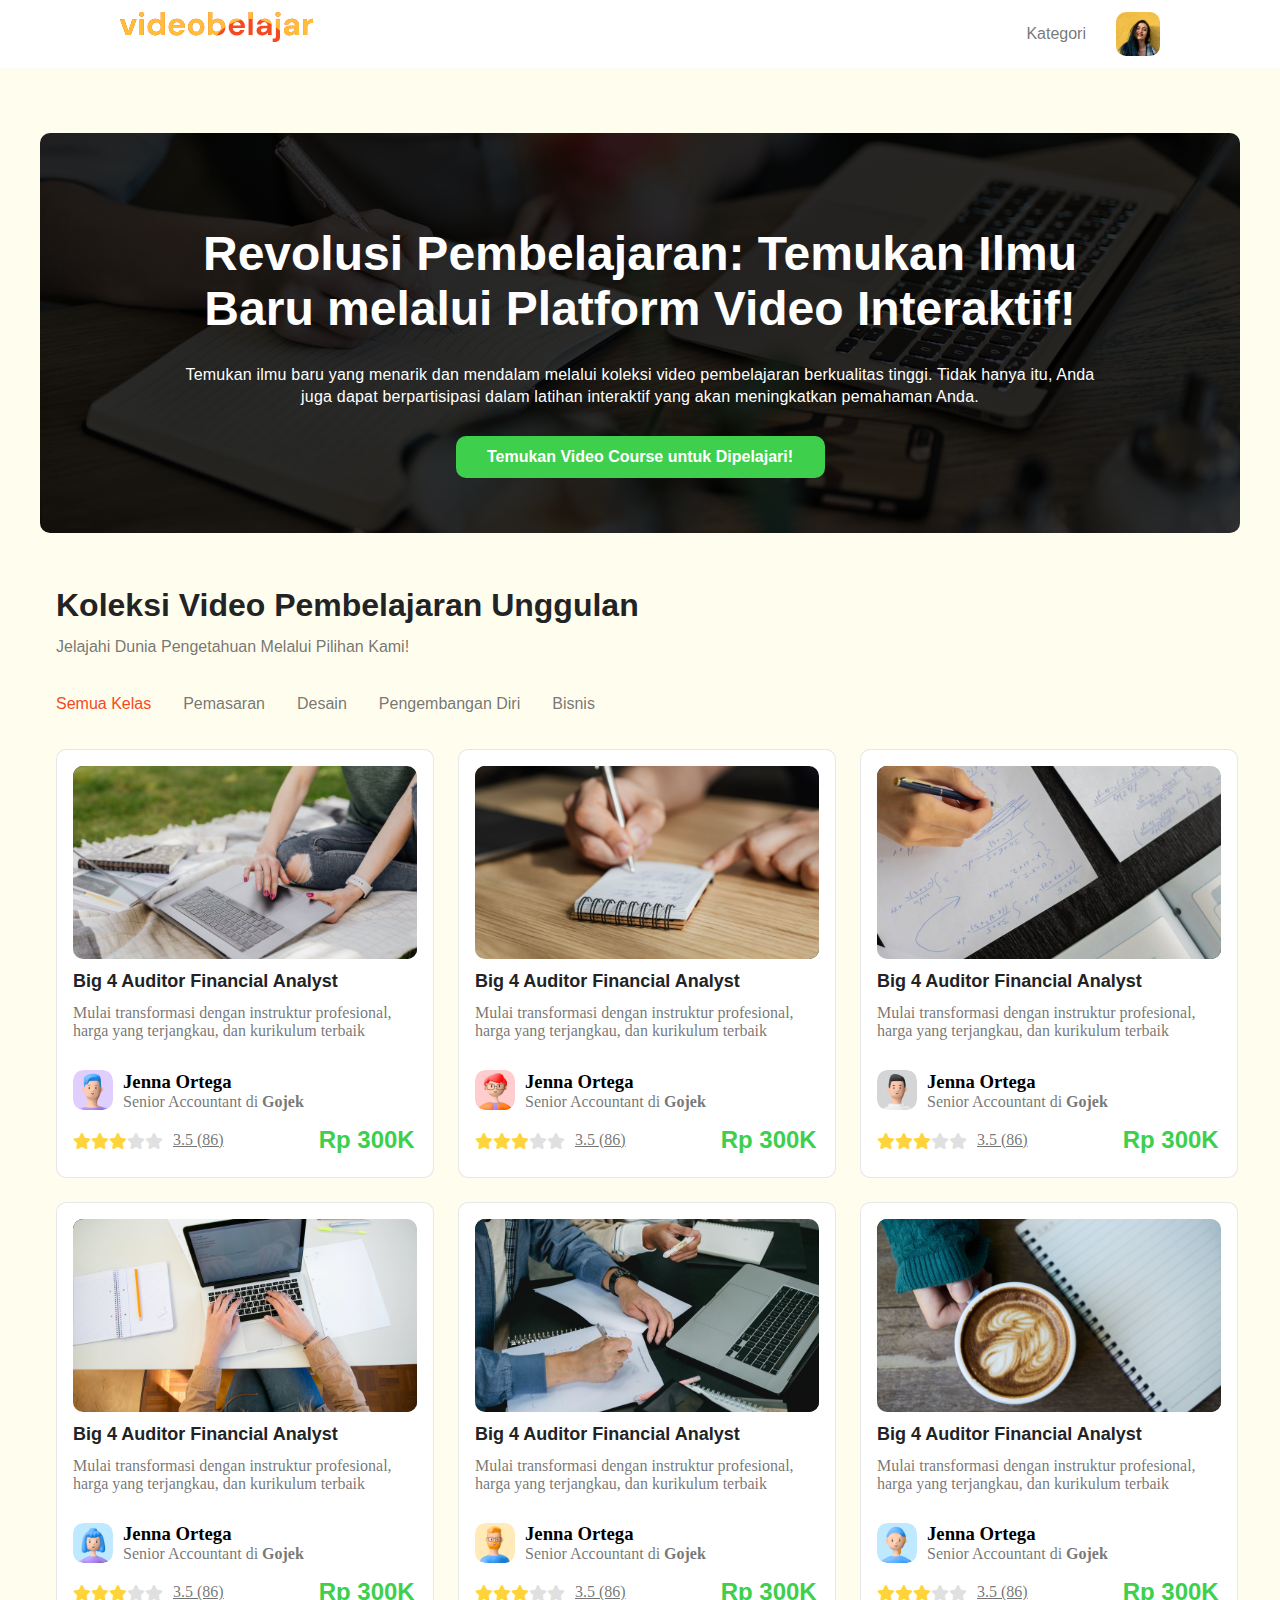
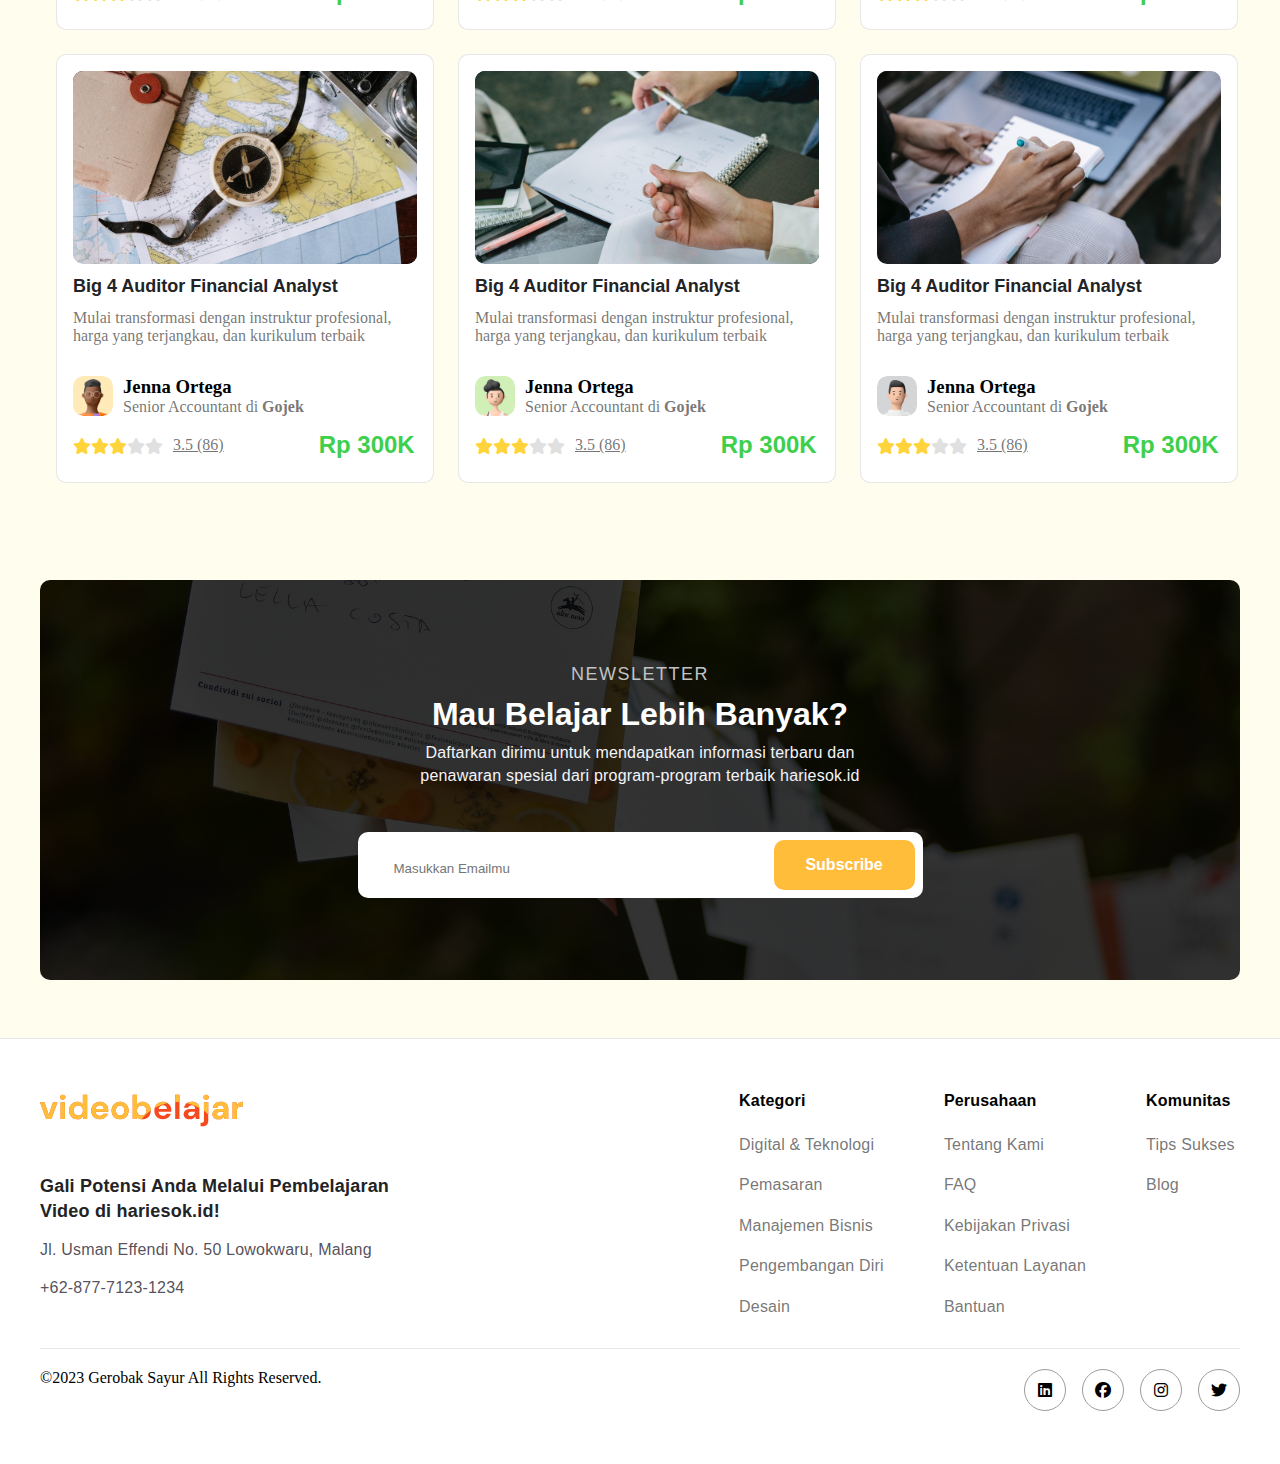
<file: Beranda/index.html>
<!DOCTYPE html>
<html lang="en">
<head>
    <meta charset="UTF-8">
    <meta name="viewport" content="width=device-width, initial-scale=1.0">
    <link rel="stylesheet" href="https://cdnjs.cloudflare.com/ajax/libs/font-awesome/6.7.2/css/all.min.css">
    <title>Beranda</title>
    <link rel="stylesheet" href="style.css">
</head>
<body>
        <!-- Header -->
        <header>
            <div class="Logo">
            <img src="/source/logo/Logo VideoBelajar.svg" alt="">
            </div>
            <div class="profile">
            <span class="kategori">Kategori</span>
            <img src="/source/logo/Avatar.svg" alt="">
        </div>
        </header>

        <!--announcement Pembuka-->
    <div class="announcementpembuka">
        <div class="pembukacontent">
        <h1>Revolusi Pembelajaran: Temukan Ilmu Baru melalui Platform Video Interaktif!</h1>
        <p>Temukan ilmu baru yang menarik dan mendalam melalui koleksi video pembelajaran berkualitas tinggi. Tidak hanya itu, Anda juga dapat berpartisipasi dalam latihan interaktif yang akan meningkatkan pemahaman Anda.</p>
        <button type="menu" class="button menu">Temukan Video Course untuk Dipelajari!</button>
    </div>
    </div>

    <!--Menu Video-->
        <section class="menu">
        <div class="judulmenu">
        <h1>Koleksi Video Pembelajaran Unggulan</h1>
        <p>Jelajahi Dunia Pengetahuan Melalui Pilihan Kami!</p>
        </div>
        <nav class="navbox">
            <a href="#" class="semuakelas">Semua Kelas</a>
            <a href="#" class="tabs">Pemasaran</a>
            <a href="#" class="tabs">Desain</a>
            <a href="#" class="tabs">Pengembangan Diri</a>
            <a href="#" class="tabs">Bisnis</a>
        </nav>
        <!--Card-->
        <div class="coursegrid">
        <div class="card">
            <div class="cardcontent">
            <img src="/source/logo/foto1.svg" alt="">
            <h1>Big 4 Auditor Financial Analyst</h1>
            <p>Mulai transformasi dengan instruktur profesional, harga yang terjangkau, dan  kurikulum terbaik</p>
            <div class="jennaortega">
            <img src="/source/logo/Avatarjennaortega1.svg" alt="">
            <div class="accountprofile">
                <h3>Jenna Ortega</h3>
                <p>Senior Accountant di <b>Gojek</b></p>
            </div>
            </div>
            <div class="rating">
                <i class="fa-solid fa-star" style="color: #FFD43B;"></i>
                <i class="fa-solid fa-star" style="color: #FFD43B;"></i>
                <i class="fa-solid fa-star" style="color: #FFD43B;"></i>
                <i class="fa-solid fa-star" style="color: #e0e0e0;"></i>
                <i class="fa-solid fa-star" style="color: #e0e0e0;"></i>
            <div class="cardfooter">
                <p>3.5 (86)</p>
                <div class="pricetag">
                <h5>Rp 300K</h5>
                </div>
                </div>
            </div>
            </div>
        </div>

        <div class="card">
            <div class="cardcontent">
                <img src="/source/logo/foto2.svg" alt="">
                <h1>Big 4 Auditor Financial Analyst</h1>
                <p>Mulai transformasi dengan instruktur profesional, harga yang terjangkau, dan  kurikulum terbaik</p>
                <div class="jennaortega">
                <img src="/source/logo/Avatarjennaortega2.svg" alt="">
                <div class="accountprofile">
                <h3>Jenna Ortega</h3>
                <p>Senior Accountant di <b>Gojek</b></p>
                </div>
                </div>
                <div class="rating">
                <i class="fa-solid fa-star" style="color: #FFD43B;"></i>
                <i class="fa-solid fa-star" style="color: #FFD43B;"></i>
                <i class="fa-solid fa-star" style="color: #FFD43B;"></i>
                <i class="fa-solid fa-star" style="color: #e0e0e0;"></i>
                <i class="fa-solid fa-star" style="color: #e0e0e0;"></i>
                
                <div class="cardfooter">
                <p>3.5 (86)</p>
                <div class="pricetag">
                <h5>Rp 300K</h5>
                </div>
                </div>
            </div>
            </div>  
        </div>
        <div class="card">
            <div class="cardcontent">
            <img src="/source/logo/foto3.svg" alt="">
                <h1>Big 4 Auditor Financial Analyst</h1>
                <p>Mulai transformasi dengan instruktur profesional, harga yang terjangkau, dan  kurikulum terbaik</p>
                <div class="jennaortega">
            <img src="/source/logo/Avatarjennaortega3.svg" alt="">
            <div class="accountprofile">
                <h3>Jenna Ortega</h3>
                <p>Senior Accountant di <b>Gojek</b></p>
                </div>
                </div>
                <div class="rating">
                <i class="fa-solid fa-star" style="color: #FFD43B;"></i>
                <i class="fa-solid fa-star" style="color: #FFD43B;"></i>
                <i class="fa-solid fa-star" style="color: #FFD43B;"></i>
                <i class="fa-solid fa-star" style="color: #e0e0e0;"></i>
                <i class="fa-solid fa-star" style="color: #e0e0e0;"></i>
                <div class="cardfooter">
                <p>3.5 (86)</p>
                <div class="pricetag">
                <h5>Rp 300K</h5>
                </div>
                </div>
            </div>
            </div>
        </div>
        <div class="card">
            <div class="cardcontent">
            <img src="/source/logo/foto4.svg" alt="">
                <h1>Big 4 Auditor Financial Analyst</h1>
                <p>Mulai transformasi dengan instruktur profesional, harga yang terjangkau, dan  kurikulum terbaik</p>
                <div class="jennaortega">
            <img src="/source/logo/Avatarjennaortega4.svg" alt="">
            <div class="accountprofile">
                <h3>Jenna Ortega</h3>
                <p>Senior Accountant di <b>Gojek</b></p>
                </div>
                </div>
                <div class="rating">
                <i class="fa-solid fa-star" style="color: #FFD43B;"></i>
                <i class="fa-solid fa-star" style="color: #FFD43B;"></i>
                <i class="fa-solid fa-star" style="color: #FFD43B;"></i>
                <i class="fa-solid fa-star" style="color: #e0e0e0;"></i>
                <i class="fa-solid fa-star" style="color: #e0e0e0;"></i>
                <div class="cardfooter">
                <p>3.5 (86)</p>
                <div class="pricetag">
                <h5>Rp 300K</h5>
                </div>  
                </div>  
            </div>
            </div>
        </div>

        <div class="card">
            <div class="cardcontent">
            <img src="/source/logo/foto5.svg" alt="">
            <h1>Big 4 Auditor Financial Analyst</h1>
                <p>Mulai transformasi dengan instruktur profesional, harga yang terjangkau, dan  kurikulum terbaik</p>
                <div class="jennaortega">
            <img src="/source/logo/Avatarjennaortega5.svg" alt="">
            <div class="accountprofile">
                <h3>Jenna Ortega</h3>
                <p>Senior Accountant di <b>Gojek</b></p>
                </div>
                </div>
                <div class="rating">
                <i class="fa-solid fa-star" style="color: #FFD43B;"></i>
                <i class="fa-solid fa-star" style="color: #FFD43B;"></i>
                <i class="fa-solid fa-star" style="color: #FFD43B;"></i>
                <i class="fa-solid fa-star" style="color: #e0e0e0;"></i>
                <i class="fa-solid fa-star" style="color: #e0e0e0;"></i>
                <div class="cardfooter">
                <p>3.5 (86)</p>
                <div class="pricetag">
                <h5>Rp 300K</h5>
                </div>
                </div>  
            </div>
            </div>
        </div>
        <div class="card">
            <div class="cardcontent">
            <img src="/source/logo/foto6.svg" alt="">
            <h1>Big 4 Auditor Financial Analyst</h1>
                <p>Mulai transformasi dengan instruktur profesional, harga yang terjangkau, dan  kurikulum terbaik</p>
                <div class="jennaortega">
                <img src="/source/logo/Avatarjennaortega6.svg" alt="">
                <div class="accountprofile">
                <h3>Jenna Ortega</h3>
                <p>Senior Accountant di <b>Gojek</b></p>
                </div>
                </div>
                <div class="rating">
                <i class="fa-solid fa-star" style="color: #FFD43B;"></i>
                <i class="fa-solid fa-star" style="color: #FFD43B;"></i>
                <i class="fa-solid fa-star" style="color: #FFD43B;"></i>
                <i class="fa-solid fa-star" style="color: #e0e0e0;"></i>
                <i class="fa-solid fa-star" style="color: #e0e0e0;"></i>
                <div class="cardfooter">
                <p>3.5 (86)</p>
                <div class="pricetag">
                <h5>Rp 300K</h5>
                </div>
                </div>
            </div>
            </div>
        </div>

        <div class="card">
            <div class="cardcontent">
            <img src="/source/logo/foto7.svg" alt="">
            <h1>Big 4 Auditor Financial Analyst</h1>
                <p>Mulai transformasi dengan instruktur profesional, harga yang terjangkau, dan  kurikulum terbaik</p>
                <div class="jennaortega">
            <img src="/source/logo/Avatarjennaortega7.svg" alt="">
            <div class="accountprofile">
                <h3>Jenna Ortega</h3>
                <p>Senior Accountant di <b>Gojek</b></p>
                </div>
                </div>
                <div class="rating">
                <i class="fa-solid fa-star" style="color: #FFD43B;"></i>
                <i class="fa-solid fa-star" style="color: #FFD43B;"></i>
                <i class="fa-solid fa-star" style="color: #FFD43B;"></i>
                <i class="fa-solid fa-star" style="color: #e0e0e0;"></i>
                <i class="fa-solid fa-star" style="color: #e0e0e0;"></i>
                <div class="cardfooter">
                <p>3.5 (86)</p>
                <div class="pricetag">
                <h5>Rp 300K</h5>
                </div>
                </div>  
            </div>
            </div>
        </div>

        <div class="card">
            <div class="cardcontent">
            <img src="/source/logo/foto8.svg" alt="">
            <h1>Big 4 Auditor Financial Analyst</h1>
                <p>Mulai transformasi dengan instruktur profesional, harga yang terjangkau, dan  kurikulum terbaik</p>
                <div class="jennaortega">
            <img src="/source/logo/Avatarjennaortega8.svg" alt="">
            <div class="accountprofile">
                <h3>Jenna Ortega</h3>
                <p>Senior Accountant di <b>Gojek</b></p>
                </div>
                </div>
                <div class="rating">
                <i class="fa-solid fa-star" style="color: #FFD43B;"></i>
                <i class="fa-solid fa-star" style="color: #FFD43B;"></i>
                <i class="fa-solid fa-star" style="color: #FFD43B;"></i>
                <i class="fa-solid fa-star" style="color: #e0e0e0;"></i>
                <i class="fa-solid fa-star" style="color: #e0e0e0;"></i>
                <div class="cardfooter">
                <p>3.5 (86)</p>
                <div class="pricetag">
                <h5>Rp 300K</h5>
                </div>
                </div>
                </div>
            </div>
        </div>

        <div class="card">
            <div class="cardcontent">
            <img src="/source/logo/foto9.svg" alt="">
            <h1>Big 4 Auditor Financial Analyst</h1>
                <p>Mulai transformasi dengan instruktur profesional, harga yang terjangkau, dan  kurikulum terbaik</p>
                <div class="jennaortega">
            <img src="/source/logo/Avatarjennaortega9.svg" alt="">
            <div class="accountprofile">
                <h3>Jenna Ortega</h3>
                <p>Senior Accountant di <b>Gojek</b></p>
                </div>  
                </div>
                <div class="rating">
                <i class="fa-solid fa-star" style="color: #FFD43B;"></i>
                <i class="fa-solid fa-star" style="color: #FFD43B;"></i>
                <i class="fa-solid fa-star" style="color: #FFD43B;"></i>
                <i class="fa-solid fa-star" style="color: #e0e0e0;"></i>
                <i class="fa-solid fa-star" style="color: #e0e0e0;"></i>
                <div class="cardfooter">
                <p>3.5 (86)</p>
                <div class="pricetag">
                <h5>Rp 300K</h5>
                </div>
                </div>
            </div>
            </div>
        </div>
    </div>
    </section>
    <!--announcement Penutup-->
    <div class="announcementpenutup">
        <h4>NEWSLETTER</h4>
        <h1><b>Mau Belajar Lebih Banyak?</b></h1>
        <p>Daftarkan dirimu untuk mendapatkan informasi terbaru dan</p>
        <span> penawaran spesial dari program-program terbaik hariesok.id</span>
        <div class="buttoninsider">
        <input type="subsrcibeform" id="subsrcibeform" name="subsrcibeform" placeholder="Masukkan Emailmu">
        <button type="submit" class="subsrcibeform">Subscribe</button>
    </div>
    </div><br>

    <!--Footer-->
    <footer>
        <div class="footer-container">
            <!-- Logo dan informasi -->
            <div class="footer-section">
                <img src="/source/logo/Logo VideoBelajar.svg" alt="">
                <p>Gali Potensi Anda Melalui Pembelajaran</p>
                <span>Video di hariesok.id!</span>
                <h4>Jl. Usman Effendi No. 50 Lowokwaru, Malang</h4>
                <h4>+62-877-7123-1234</h4>
            </div>

            <!-- Kategori -->
            <div class="footer-coloumn1">
                <h4>Kategori</h4>
                <a href="#">Digital & Teknologi</a><br>
                <a href="#">Pemasaran</a><br>
                <a href="#">Manajemen Bisnis</a><br>
                <a href="#">Pengembangan Diri</a><br>
                <a href="#">Desain</a>
            </div>

            <!-- Perusahaan -->
            <div class="footer-coloumn2">
                <h4>Perusahaan</h4>
                <a href="#">Tentang Kami</a><br>
                <a href="#">FAQ</a><br>
                <a href="#">Kebijakan Privasi</a><br>
                <a href="#">Ketentuan Layanan</a><br>
                <a href="#">Bantuan</a>
            </div>

            <!-- Komunitas -->
            <div class="footer-coloumn3">
                <h4>Komunitas</h4>
                <a href="#">Tips Sukses</a><br>
                <a href="#">Blog</a>

                </div>
            </div>
        </div>
        <div class="garisbawah"></div>
        <div class="footer-bottom">
            &copy;2023 Gerobak Sayur All Rights Reserved.
            <div class="social-icons">
                <a href="#"><i class="fab fa-linkedin"></i></a>
                <a href="#"><i class="fab fa-facebook"></i></a>
                <a href="#"><i class="fab fa-instagram"></i></a>
                <a href="#"><i class="fab fa-twitter"></i></a>
        </div>
    </footer>
</body>
</html>
</file>
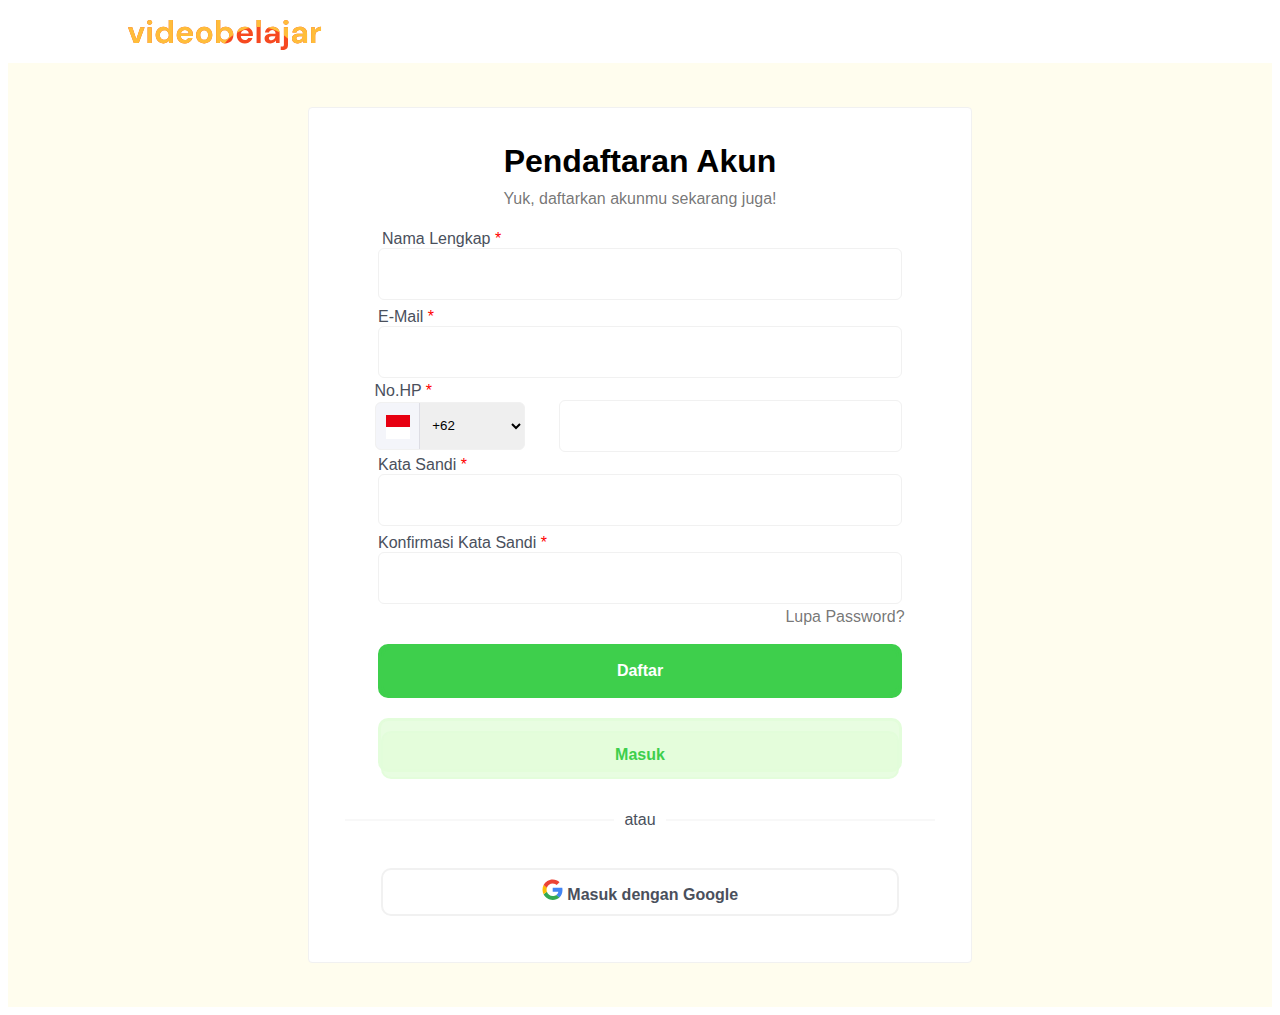
<file: form signup/index.html>
<!DOCTYPE html>
<html lang="en">
<head>
    <meta charset="UTF-8">
    <meta name="viewport" content="width=device-width, initial-scale=1.0">
    <title>Pendaftaran Akun</title>
    <link rel="stylesheet" href="style.css">
</head>
<body>
    <!-- Header -->
    <header>
        <div class="logo">
            <svg width="194" height="31" viewBox="0 0 194 31" fill="none" xmlns="http://www.w3.org/2000/svg">
                <path d="M5.824 23.04L0 7.168H4.288L8.32 19.168L12.352 7.168H16.64L10.784 23.04H5.824Z" fill="#F64920"/>
                <path d="M21.6315 4.704C20.8848 4.704 20.2662 4.48 19.7755 4.032C19.3062 3.584 19.0715 3.01867 19.0715 2.336C19.0715 1.65333 19.3062 1.09867 19.7755 0.671999C20.2662 0.224 20.8848 0 21.6315 0C22.3782 0 22.9862 0.224 23.4555 0.671999C23.9462 1.09867 24.1915 1.65333 24.1915 2.336C24.1915 3.01867 23.9462 3.584 23.4555 4.032C22.9862 4.48 22.3782 4.704 21.6315 4.704ZM19.5835 23.04V7.168H23.6795V23.04H19.5835Z" fill="#F64920"/>
                <path d="M35.4507 23.424C33.9574 23.424 32.6241 23.0613 31.4508 22.336C30.2774 21.6107 29.3494 20.6187 28.6667 19.36C27.9841 18.1013 27.6427 16.672 27.6427 15.072C27.6427 13.472 27.9841 12.0533 28.6667 10.816C29.3494 9.55733 30.2774 8.576 31.4508 7.872C32.6241 7.14667 33.9574 6.784 35.4507 6.784C36.6454 6.784 37.6908 7.008 38.5868 7.456C39.4827 7.904 40.2081 8.53333 40.7627 9.344V0H44.8587V23.04H41.2108L40.7627 20.768C40.2507 21.472 39.5681 22.0907 38.7147 22.624C37.8827 23.1573 36.7947 23.424 35.4507 23.424ZM36.3148 19.84C37.6374 19.84 38.7147 19.4027 39.5467 18.528C40.4001 17.632 40.8268 16.4907 40.8268 15.104C40.8268 13.7173 40.4001 12.5867 39.5467 11.712C38.7147 10.816 37.6374 10.368 36.3148 10.368C35.0134 10.368 33.9361 10.8053 33.0827 11.68C32.2294 12.5547 31.8027 13.6853 31.8027 15.072C31.8027 16.4587 32.2294 17.6 33.0827 18.496C33.9361 19.392 35.0134 19.84 36.3148 19.84Z" fill="#F64920"/>
                <path d="M56.9417 23.424C55.3418 23.424 53.9231 23.0827 52.6857 22.4C51.4484 21.7173 50.4777 20.7573 49.7738 19.52C49.0698 18.2827 48.7177 16.8533 48.7177 15.232C48.7177 13.5893 49.0591 12.128 49.7417 10.848C50.4457 9.568 51.4058 8.576 52.6217 7.872C53.8591 7.14667 55.3097 6.784 56.9737 6.784C58.5311 6.784 59.9071 7.12533 61.1017 7.808C62.2964 8.49067 63.2244 9.42933 63.8857 10.624C64.5684 11.7973 64.9098 13.1093 64.9098 14.56C64.9098 14.7947 64.8991 15.04 64.8777 15.296C64.8777 15.552 64.8671 15.8187 64.8457 16.096H52.7817C52.8671 17.3333 53.2937 18.304 54.0617 19.008C54.8511 19.712 55.8004 20.064 56.9097 20.064C57.7417 20.064 58.4351 19.8827 58.9897 19.52C59.5658 19.136 59.9924 18.6453 60.2697 18.048H64.4297C64.1311 19.0507 63.6297 19.968 62.9258 20.8C62.2431 21.6107 61.3897 22.2507 60.3657 22.72C59.3631 23.1893 58.2217 23.424 56.9417 23.424ZM56.9737 10.112C55.9711 10.112 55.0858 10.4 54.3177 10.976C53.5497 11.5307 53.0591 12.384 52.8457 13.536H60.7497C60.6857 12.4907 60.3017 11.6587 59.5977 11.04C58.8937 10.4213 58.0191 10.112 56.9737 10.112Z" fill="#F64920"/>
                <path d="M76.1708 23.424C74.6348 23.424 73.2481 23.072 72.0107 22.368C70.7947 21.664 69.8241 20.6933 69.0988 19.456C68.3948 18.1973 68.0428 16.7467 68.0428 15.104C68.0428 13.4613 68.4054 12.0213 69.1308 10.784C69.8561 9.52533 70.8268 8.544 72.0428 7.84C73.2801 7.136 74.6667 6.784 76.2028 6.784C77.7174 6.784 79.0827 7.136 80.2988 7.84C81.5361 8.544 82.5068 9.52533 83.2108 10.784C83.9361 12.0213 84.2988 13.4613 84.2988 15.104C84.2988 16.7467 83.9361 18.1973 83.2108 19.456C82.5068 20.6933 81.5361 21.664 80.2988 22.368C79.0614 23.072 77.6854 23.424 76.1708 23.424ZM76.1708 19.872C77.2374 19.872 78.1654 19.4773 78.9548 18.688C79.7441 17.8773 80.1388 16.6827 80.1388 15.104C80.1388 13.5253 79.7441 12.3413 78.9548 11.552C78.1654 10.7413 77.2481 10.336 76.2028 10.336C75.1148 10.336 74.1761 10.7413 73.3868 11.552C72.6188 12.3413 72.2348 13.5253 72.2348 15.104C72.2348 16.6827 72.6188 17.8773 73.3868 18.688C74.1761 19.4773 75.1041 19.872 76.1708 19.872Z" fill="#F64920"/>
                <path d="M97.569 23.424C96.3743 23.424 95.329 23.2 94.433 22.752C93.537 22.304 92.8117 21.6747 92.257 20.864L91.809 23.04H88.161V0H92.257V9.44C92.769 8.736 93.441 8.11733 94.273 7.584C95.1263 7.05067 96.225 6.784 97.569 6.784C99.0623 6.784 100.396 7.14667 101.569 7.872C102.742 8.59733 103.67 9.58933 104.353 10.848C105.036 12.1067 105.377 13.536 105.377 15.136C105.377 16.736 105.036 18.1653 104.353 19.424C103.67 20.6613 102.742 21.6427 101.569 22.368C100.396 23.072 99.0623 23.424 97.569 23.424ZM96.705 19.84C98.0063 19.84 99.0837 19.4027 99.937 18.528C100.79 17.6533 101.217 16.5227 101.217 15.136C101.217 13.7493 100.79 12.608 99.937 11.712C99.0837 10.816 98.0063 10.368 96.705 10.368C95.3823 10.368 94.2943 10.816 93.441 11.712C92.609 12.5867 92.193 13.7173 92.193 15.104C92.193 16.4907 92.609 17.632 93.441 18.528C94.2943 19.4027 95.3823 19.84 96.705 19.84Z" fill="#F64920"/>
                <path d="M116.948 23.424C115.348 23.424 113.929 23.0827 112.692 22.4C111.455 21.7173 110.484 20.7573 109.78 19.52C109.076 18.2827 108.724 16.8533 108.724 15.232C108.724 13.5893 109.065 12.128 109.748 10.848C110.452 9.568 111.412 8.576 112.628 7.872C113.865 7.14667 115.316 6.784 116.98 6.784C118.537 6.784 119.913 7.12533 121.108 7.808C122.303 8.49067 123.231 9.42933 123.892 10.624C124.575 11.7973 124.916 13.1093 124.916 14.56C124.916 14.7947 124.905 15.04 124.884 15.296C124.884 15.552 124.873 15.8187 124.852 16.096H112.788C112.873 17.3333 113.3 18.304 114.068 19.008C114.857 19.712 115.807 20.064 116.916 20.064C117.748 20.064 118.441 19.8827 118.996 19.52C119.572 19.136 119.999 18.6453 120.276 18.048H124.436C124.137 19.0507 123.636 19.968 122.932 20.8C122.249 21.6107 121.396 22.2507 120.372 22.72C119.369 23.1893 118.228 23.424 116.948 23.424ZM116.98 10.112C115.977 10.112 115.092 10.4 114.324 10.976C113.556 11.5307 113.065 12.384 112.852 13.536H120.756C120.692 12.4907 120.308 11.6587 119.604 11.04C118.9 10.4213 118.025 10.112 116.98 10.112Z" fill="#F64920"/>
                <path d="M128.561 23.04V0H132.657V23.04H128.561Z" fill="#F64920"/>
                <path d="M142.514 23.424C141.149 23.424 140.029 23.2107 139.154 22.784C138.28 22.336 137.629 21.7493 137.202 21.024C136.776 20.2987 136.562 19.4987 136.562 18.624C136.562 17.152 137.138 15.9573 138.29 15.04C139.442 14.1227 141.17 13.664 143.474 13.664H147.506V13.28C147.506 12.192 147.197 11.392 146.578 10.88C145.96 10.368 145.192 10.112 144.274 10.112C143.442 10.112 142.717 10.3147 142.098 10.72C141.48 11.104 141.096 11.68 140.946 12.448H136.946C137.053 11.296 137.437 10.2933 138.098 9.44C138.781 8.58667 139.656 7.936 140.722 7.488C141.789 7.01867 142.984 6.784 144.306 6.784C146.568 6.784 148.349 7.34933 149.65 8.48C150.952 9.61067 151.602 11.2107 151.602 13.28V23.04H148.114L147.73 20.48C147.261 21.3333 146.6 22.0373 145.746 22.592C144.914 23.1467 143.837 23.424 142.514 23.424ZM143.442 20.224C144.616 20.224 145.522 19.84 146.162 19.072C146.824 18.304 147.24 17.3547 147.41 16.224H143.922C142.834 16.224 142.056 16.4267 141.586 16.832C141.117 17.216 140.882 17.696 140.882 18.272C140.882 18.8907 141.117 19.3707 141.586 19.712C142.056 20.0533 142.674 20.224 143.442 20.224Z" fill="#F64920"/>
                <path d="M157.983 4.704C157.236 4.704 156.618 4.48 156.127 4.032C155.658 3.584 155.423 3.01867 155.423 2.336C155.423 1.65333 155.658 1.09867 156.127 0.671999C156.618 0.224 157.236 0 157.983 0C158.73 0 159.338 0.224 159.807 0.671999C160.298 1.09867 160.543 1.65333 160.543 2.336C160.543 3.01867 160.298 3.584 159.807 4.032C159.338 4.48 158.73 4.704 157.983 4.704ZM152.703 30.08V26.592H153.951C154.655 26.592 155.156 26.4533 155.455 26.176C155.754 25.8987 155.903 25.4293 155.903 24.768V7.168H159.999V24.768C159.999 26.688 159.508 28.0533 158.527 28.864C157.567 29.6747 156.255 30.08 154.591 30.08H152.703Z" fill="#F64920"/>
                <path d="M169.945 23.424C168.58 23.424 167.46 23.2107 166.585 22.784C165.711 22.336 165.06 21.7493 164.633 21.024C164.207 20.2987 163.993 19.4987 163.993 18.624C163.993 17.152 164.57 15.9573 165.721 15.04C166.873 14.1227 168.602 13.664 170.906 13.664H174.938V13.28C174.938 12.192 174.628 11.392 174.01 10.88C173.391 10.368 172.623 10.112 171.706 10.112C170.874 10.112 170.148 10.3147 169.529 10.72C168.911 11.104 168.527 11.68 168.378 12.448H164.378C164.484 11.296 164.868 10.2933 165.529 9.44C166.212 8.58667 167.087 7.936 168.154 7.488C169.22 7.01867 170.415 6.784 171.738 6.784C173.999 6.784 175.78 7.34933 177.081 8.48C178.383 9.61067 179.034 11.2107 179.034 13.28V23.04H175.546L175.161 20.48C174.692 21.3333 174.031 22.0373 173.178 22.592C172.346 23.1467 171.268 23.424 169.945 23.424ZM170.874 20.224C172.047 20.224 172.954 19.84 173.594 19.072C174.255 18.304 174.671 17.3547 174.842 16.224H171.354C170.266 16.224 169.487 16.4267 169.018 16.832C168.548 17.216 168.314 17.696 168.314 18.272C168.314 18.8907 168.548 19.3707 169.018 19.712C169.487 20.0533 170.105 20.224 170.874 20.224Z" fill="#F64920"/>
                <path d="M183.142 23.04V7.168H186.79L187.174 10.144C187.75 9.12 188.529 8.30933 189.51 7.712C190.513 7.09333 191.686 6.784 193.03 6.784V11.104H191.878C190.982 11.104 190.182 11.2427 189.478 11.52C188.774 11.7973 188.22 12.2773 187.814 12.96C187.43 13.6427 187.238 14.592 187.238 15.808V23.04H183.142Z" fill="#F64920"/>
                <path fill-rule="evenodd" clip-rule="evenodd" d="M19.7755 4.032C20.2662 4.48 20.8848 4.704 21.6315 4.704C22.3782 4.704 22.9862 4.48 23.4555 4.032C23.9462 3.584 24.1915 3.01867 24.1915 2.336C24.1915 1.65333 23.9462 1.09867 23.4555 0.671999C22.9862 0.224 22.3782 0 21.6315 0C20.8848 0 20.2662 0.224 19.7755 0.671999C19.3062 1.09867 19.0715 1.65333 19.0715 2.336C19.0715 3.01867 19.3062 3.584 19.7755 4.032ZM19.5835 7.168V23.04H23.6795V7.168H19.5835ZM0 7.168L5.824 23.04H10.784L16.64 7.168H12.352L8.32 19.168L4.288 7.168H0ZM35.4507 23.424C33.9574 23.424 32.6241 23.0613 31.4508 22.336C30.2774 21.6107 29.3494 20.6187 28.6667 19.36C27.9841 18.1013 27.6427 16.672 27.6427 15.072C27.6427 13.472 27.9841 12.0533 28.6667 10.816C29.3494 9.55733 30.2774 8.576 31.4508 7.872C32.6241 7.14667 33.9574 6.784 35.4507 6.784C36.6454 6.784 37.6908 7.008 38.5868 7.456C39.4827 7.904 40.2081 8.53333 40.7627 9.344V0H44.8587V23.04H41.2108L40.7627 20.768C40.2507 21.472 39.5681 22.0907 38.7147 22.624C37.8827 23.1573 36.7947 23.424 35.4507 23.424ZM36.3148 19.84C37.6374 19.84 38.7147 19.4027 39.5467 18.528C40.4001 17.632 40.8268 16.4907 40.8268 15.104C40.8268 13.7173 40.4001 12.5867 39.5467 11.712C38.7147 10.816 37.6374 10.368 36.3148 10.368C35.0134 10.368 33.9361 10.8053 33.0827 11.68C32.2294 12.5547 31.8027 13.6853 31.8027 15.072C31.8027 16.4587 32.2294 17.6 33.0827 18.496C33.9361 19.392 35.0134 19.84 36.3148 19.84ZM52.6857 22.4C53.9231 23.0827 55.3418 23.424 56.9417 23.424C58.2217 23.424 59.3631 23.1893 60.3657 22.72C61.3897 22.2507 62.2431 21.6107 62.9258 20.8C63.6297 19.968 64.1311 19.0507 64.4297 18.048H60.2697C59.9924 18.6453 59.5658 19.136 58.9897 19.52C58.4351 19.8827 57.7417 20.064 56.9097 20.064C55.8004 20.064 54.8511 19.712 54.0617 19.008C53.2937 18.304 52.8671 17.3333 52.7817 16.096H64.8457C64.8671 15.8187 64.8777 15.552 64.8777 15.296C64.8991 15.04 64.9098 14.7947 64.9098 14.56C64.9098 13.1093 64.5684 11.7973 63.8857 10.624C63.2244 9.42933 62.2964 8.49067 61.1017 7.808C59.9071 7.12533 58.5311 6.784 56.9737 6.784C55.3097 6.784 53.8591 7.14667 52.6217 7.872C51.4058 8.576 50.4457 9.568 49.7417 10.848C49.0591 12.128 48.7177 13.5893 48.7177 15.232C48.7177 16.8533 49.0698 18.2827 49.7738 19.52C50.4777 20.7573 51.4484 21.7173 52.6857 22.4ZM54.3177 10.976C55.0858 10.4 55.9711 10.112 56.9737 10.112C58.0191 10.112 58.8937 10.4213 59.5977 11.04C60.3017 11.6587 60.6857 12.4907 60.7497 13.536H52.8457C53.0591 12.384 53.5497 11.5307 54.3177 10.976ZM76.1708 23.424C74.6348 23.424 73.2481 23.072 72.0107 22.368C70.7947 21.664 69.8241 20.6933 69.0988 19.456C68.3948 18.1973 68.0428 16.7467 68.0428 15.104C68.0428 13.4613 68.4054 12.0213 69.1308 10.784C69.8561 9.52533 70.8268 8.544 72.0428 7.84C73.2801 7.136 74.6667 6.784 76.2028 6.784C77.7174 6.784 79.0827 7.136 80.2988 7.84C81.5361 8.544 82.5068 9.52533 83.2108 10.784C83.9361 12.0213 84.2988 13.4613 84.2988 15.104C84.2988 16.7467 83.9361 18.1973 83.2108 19.456C82.5068 20.6933 81.5361 21.664 80.2988 22.368C79.0614 23.072 77.6854 23.424 76.1708 23.424ZM76.1708 19.872C77.2374 19.872 78.1654 19.4773 78.9548 18.688C79.7441 17.8773 80.1388 16.6827 80.1388 15.104C80.1388 13.5253 79.7441 12.3413 78.9548 11.552C78.1654 10.7413 77.2481 10.336 76.2028 10.336C75.1148 10.336 74.1761 10.7413 73.3868 11.552C72.6188 12.3413 72.2348 13.5253 72.2348 15.104C72.2348 16.6827 72.6188 17.8773 73.3868 18.688C74.1761 19.4773 75.1041 19.872 76.1708 19.872ZM105.377 15.1069C102.118 17.4506 99.2007 20.239 96.7134 23.3832C95.8684 23.3001 95.1083 23.0897 94.433 22.752C93.537 22.304 92.8117 21.6747 92.257 20.864L91.809 23.04H88.161V0H92.257V9.44C92.769 8.736 93.441 8.11733 94.273 7.584C95.1263 7.05067 96.225 6.784 97.569 6.784C99.0623 6.784 100.396 7.14667 101.569 7.872C102.742 8.59733 103.67 9.58933 104.353 10.848C105.032 12.099 105.373 13.5187 105.377 15.1069ZM121.414 7.99226C116.991 8.93891 112.819 10.5659 109.015 12.7584C109.185 12.0821 109.429 11.4453 109.748 10.848C110.452 9.568 111.412 8.576 112.628 7.872C113.865 7.14667 115.316 6.784 116.98 6.784C118.537 6.784 119.913 7.12533 121.108 7.808C121.212 7.86748 121.314 7.9289 121.414 7.99226ZM132.657 7.09533C131.928 7.05858 131.194 7.03998 130.456 7.03998C129.821 7.03998 129.189 7.05374 128.561 7.08099V0H132.657V7.09533ZM151.576 12.5752C147.91 10.5042 143.91 8.95566 139.676 8.03079C140.001 7.8252 140.35 7.64427 140.722 7.488C141.789 7.01867 142.984 6.784 144.306 6.784C146.568 6.784 148.349 7.34933 149.65 8.48C150.8 9.47881 151.442 10.8439 151.576 12.5752ZM159.999 18.7954C158.707 17.5732 157.339 16.4303 155.903 15.3744V7.168H159.999V18.7954ZM99.937 18.528C99.0837 19.4027 98.0063 19.84 96.705 19.84C95.3823 19.84 94.2943 19.4027 93.441 18.528C92.609 17.632 92.193 16.4907 92.193 15.104C92.193 13.7173 92.609 12.5867 93.441 11.712C94.2943 10.816 95.3823 10.368 96.705 10.368C98.0063 10.368 99.0837 10.816 99.937 11.712C100.79 12.608 101.217 13.7493 101.217 15.136C101.217 16.5227 100.79 17.6533 99.937 18.528ZM156.127 4.032C156.618 4.48 157.236 4.704 157.983 4.704C158.73 4.704 159.338 4.48 159.807 4.032C160.298 3.584 160.543 3.01867 160.543 2.336C160.543 1.65333 160.298 1.09867 159.807 0.671999C159.338 0.224 158.73 0 157.983 0C157.236 0 156.618 0.224 156.127 0.671999C155.658 1.09867 155.423 1.65333 155.423 2.336C155.423 3.01867 155.658 3.584 156.127 4.032ZM169.945 23.424C168.58 23.424 167.46 23.2107 166.585 22.784C165.711 22.336 165.06 21.7493 164.633 21.024C164.207 20.2987 163.993 19.4987 163.993 18.624C163.993 17.152 164.57 15.9573 165.721 15.04C166.873 14.1227 168.602 13.664 170.906 13.664H174.938V13.28C174.938 12.192 174.628 11.392 174.01 10.88C173.391 10.368 172.623 10.112 171.706 10.112C170.874 10.112 170.148 10.3147 169.529 10.72C168.911 11.104 168.527 11.68 168.378 12.448H164.378C164.484 11.296 164.868 10.2933 165.529 9.44C166.212 8.58667 167.087 7.936 168.154 7.488C169.22 7.01867 170.415 6.784 171.738 6.784C173.999 6.784 175.78 7.34933 177.081 8.48C178.383 9.61067 179.034 11.2107 179.034 13.28V23.04H175.546L175.161 20.48C174.692 21.3333 174.031 22.0373 173.178 22.592C172.346 23.1467 171.268 23.424 169.945 23.424ZM170.874 20.224C172.047 20.224 172.954 19.84 173.594 19.072C174.255 18.304 174.671 17.3547 174.842 16.224H171.354C170.266 16.224 169.487 16.4267 169.018 16.832C168.548 17.216 168.314 17.696 168.314 18.272C168.314 18.8907 168.548 19.3707 169.018 19.712C169.487 20.0533 170.105 20.224 170.874 20.224ZM186.79 7.168H183.142V23.04H187.238V15.808C187.238 14.592 187.43 13.6427 187.814 12.96C188.22 12.2773 188.774 11.7973 189.478 11.52C190.182 11.2427 190.982 11.104 191.878 11.104H193.03V6.784C191.686 6.784 190.513 7.09333 189.51 7.712C188.529 8.30933 187.75 9.12 187.174 10.144L186.79 7.168Z" fill="#FFBD3A"/>
                </svg>                
        </div>
    </header>
    <div class="background">
    <!--signupbox-->
        <div class="signup">
            <div class="signupbox">
                <div class="signup-top">
                        <h1>Pendaftaran Akun</h1>
                        <p>Yuk, daftarkan akunmu sekarang juga!</p><br>
                </div>
                <div class="signup_btm">
                    <form action="" method="post"></form>
                <div class="namalengkap">
                    <label for="inputs">Nama Lengkap <span>*</span></label><br>
                    <input type="text" id="namalengkap" name="Nama" required>
                </div>
                <div class="email">
                    <label for="inputs">E-Mail <span>*</span></label><br>
                    <input type="email" name="email" id="email" required>
                </div>
                <div class="nohp">
                    <label for="nohp">No.HP <span>*</span></label><br>
                    <select name="indo" id="indo" style="background-image: url(Logo\ bendera.png);">
                        <option value="+62">+62</option>    
                    </select>
                    <input type="text" id="nohp" name="nohp" required><br>
                </div>
                <div class="password">
                    <label for="password">Kata Sandi <span>*</span></label><br>
                    <input type="password" id="password" name="password" required url="">
                </div>
                <div class="c_password">
                    <label for="c_password">Konfirmasi Kata Sandi <span>*</span></label><br>
                    <input type="password" id="c_password" name="c_password" required url="">
                </div>
                <div class="lupapassword">
                <H4>Lupa Password?</H4><br></div>
                <div class="daftar">
                <button type="submit" class="daftar">Daftar</button></div>
                <div class="masuk">
                <button type="submit" class="masuk">Masuk</button><br></div>
                <div class="separator">
                    <span>atau</span>
                </div>
                <button type="button" class="btngoogle-btn">
                    <svg width="21" height="21" viewBox="0 0 21 21" fill="none" xmlns="http://www.w3.org/2000/svg">
                        <path d="M20.4905 10.926C20.4905 10.0874 20.4224 9.47543 20.2752 8.84082H10.6992V12.6258H16.3201C16.2068 13.5664 15.5948 14.983 14.2349 15.9349L14.2159 16.0616L17.2436 18.4071L17.4534 18.4281C19.3798 16.6489 20.4905 14.0311 20.4905 10.926Z" fill="#4285F4"/>
                        <path d="M10.6992 20.8983C13.453 20.8983 15.7648 19.9917 17.4534 18.4279L14.2349 15.9347C13.3737 16.5353 12.2177 16.9546 10.6992 16.9546C8.00211 16.9546 5.71297 15.1754 4.89695 12.7163L4.77734 12.7265L1.62906 15.1629L1.58789 15.2774C3.26508 18.6091 6.71016 20.8983 10.6992 20.8983Z" fill="#34A853"/>
                        <path d="M4.89695 12.7164C4.68164 12.0818 4.55703 11.4018 4.55703 10.6993C4.55703 9.9966 4.68164 9.31668 4.88562 8.68207L4.87992 8.54691L1.69219 6.07129L1.58789 6.1209C0.896641 7.50348 0.5 9.05605 0.5 10.6993C0.5 12.3425 0.896641 13.895 1.58789 15.2775L4.89695 12.7164Z" fill="#FBBC05"/>
                        <path d="M10.6992 4.44367C12.6144 4.44367 13.9062 5.27094 14.6429 5.96227L17.5213 3.1518C15.7535 1.50859 13.453 0.5 10.6992 0.5C6.71016 0.5 3.26508 2.78914 1.58789 6.12086L4.88563 8.68203C5.71297 6.22289 8.00211 4.44367 10.6992 4.44367Z" fill="#EB4335"/>
                        </svg>
                    Masuk dengan Google
                </button>
                </div>
            </div>
        </div>
    </div>
</body>
</html>
</file>
<file: Beranda/style.css>
header{
    display: flex;
    justify-content: space-between;
    background-position: right;
    text-align: right;
    border-bottom-style: groove;
    background-color: white;
    padding: 12px 120px;
    border-bottom: 1px;
    border-color: #3A35411F;
}

body {
    background-color: #FFFDEE;
    margin: auto;
}

.profile {
    display: flex;
    align-items: center;
    gap: 30px;
    font-family: "DM Sans";
    font-weight: 500;
}

.profile span {
    justify-content: center;
    font-family: 'DM sans', sans-serif;
    font-size: 16px;
    line-height: 22.4px;
    font-weight: 500;
    color: #333333AD;
}

.announcementpembuka {
    width: 1200px;
    height: 400px;
    margin: 0 auto;
    margin-top: 65px;
    background: linear-gradient(0deg, rgba(0, 0, 0, 0.8), rgba(0, 0, 0, 0.8)), url(announcementpembuka.jpg) no-repeat;
    background-size: cover;
    background-position: center;
    border-radius: 10px;
    display: flex;
    flex-direction: row;
    justify-content: center;
    align-items: center;
    color: #FFFFFF;
}

.pembukacontent {
    display: flex;
    flex-direction: column;
    justify-items: center;
    text-align: center;
    padding: 0px;
    gap: 12px;
    width: 920px;
    height: 215px;
}

.pembukacontent h1 {
    font-family: 'Poppins', sans-serif;
    font-size: 48px;
    margin: auto;
    font-weight: 700;
}

.pembukacontent p {
    font-family: 'Dm sans', sans-serif;
    font-size: 16px;
    font-weight: 500;
    line-height: 22.4px;
    letter-spacing: 0.2px;
    text-align: center;
}

.announcementpembuka button {
    display: flex;
    justify-items: center;
    align-items: center;
    width: 369px;
    height: 42px;
    padding: 10px 26px 10px 26px;
    border-radius: 10px;
    border-color: #3ECF4C;
    background-color: #3ECF4C;
    color: #FFFFFF;
    font-family: 'DM Sans', sans-serif;
    font-size: 16px;
    font-weight: 700;
    border-style: solid;
    margin: auto;
}

.menu {
    display: flex;
    flex-direction: column;
    justify-content: flex-start;
    align-items: flex-start;
    max-width: 1200px;
    margin: 0 auto;
    padding: 32px 16px;
    width: 100%;
    box-sizing: border-box;
}

.judulmenu {
    display: flex;
    flex-direction: column;
    justify-content: center;
    align-items: flex-start;
    padding: 0px;
    gap: 10px;  
}

.judulmenu h1 {
    font-family: "Poppins", sans-serif;
    font-weight: 600;
    font-size: 32px;
    line-height: 1.2;
    color: #222325;
    margin-bottom: 0;
}

.judulmenu p {
    font-family: "DM Sans", sans-serif;
    font-weight: 500;
    font-size: 16px;
    line-height: 1.5;
    color: rgba(51, 51, 51, 0.68);
    margin-bottom: 24px;
    margin-top: 0;
}

.navbox {
    display: flex;
    flex-direction: row;
    align-items: flex-start;
    margin-bottom: 24px;
    gap: 32px;
    width: 100%;
    overflow-x: auto;
}


.tabs {
    padding: 12px 0;
    cursor: pointer;
    font-family: "DM Sans", sans-serif;
    font-weight: 500;
    font-size: 16px;
    color: rgba(51, 51, 51, 0.68);
    text-decoration: none;
    white-space: nowrap;
    position: relative;
}

.semuakelas {
    padding: 12px 0;
    cursor: pointer;
    font-family: "DM Sans", sans-serif;
    font-weight: 500;
    font-size: 16px;
    color: rgba(51, 51, 51, 0.68);
    text-decoration: none;
    white-space: nowrap;
    position: relative;
    color: #F64920;
}

.coursegrid {
    display: grid;
    grid-template-columns: repeat(3, 1fr);
    gap: 24px;
    width: 100%;
}

.card {
    width: 100%;
    background-color: #ffffff;
    border: 1px solid rgba(58, 53, 65, 0.12);
    border-radius: 10px;
    padding: 16px;
    box-sizing: border-box;
}

.cardcontent {
    display: flex;
    flex-direction: column;
    gap: 12px;
}

.cardcontent h1 {
    font-family: "Poppins", sans-serif;
    font-weight: 600;
    font-size: 18px;
    color: #222325;
    margin: 0;
}

.cardcontent p {
    font-family: "DM Sans";
    font-weight: 500;
    font-size: 16px;
    color: rgba(51, 51, 51, 0.68);
    margin-top: 0;
    height: 20px;
}

.jennaortega {
    display: flex;
    align-items: center;
    margin-top: 0;
}

.jennaortega img {
    width: 40px;
    height: 40px;
    border-radius: 10px;
    background-size: cover;
    margin-right: 10px;
    padding: 0;
}

.accountprofile {
    display: flex;
    flex-direction: column;
    align-items: flex-start;
}

.accountprofile h3 {
    margin-bottom: 0;
    padding-bottom: 0;

}

.accountprofile p{
    margin-top: 0;
    padding: 0;
}

.rating {
    display: flex;
    align-items: center;
    margin-top: 1rem;
    margin: 0;
    width: auto;
    height: 0;
    margin-bottom: 20px ;
    
}

.cardfooter {
    display: flex;
    align-items: center;
    margin-top: 1rem;
    justify-content: space-between;
    margin-left: 10px;
}

.cardfooter p{
    text-decoration: underline;
}

.pricetag h5{
    display: flex;
    justify-content: right;
    text-align: right;
    color: #3ECF4C;
    font-family: 'Poppins', sans-serif;
    font-weight: bolder;
    font-size: 24px;
    line-height: 28.8px;
    padding-left: 95px;
    margin-top: 10px;
    margin-bottom: 27px;
}

.announcementpenutup {
    display: flex;
    flex-direction: row;
    justify-content: space-between;
    width: 1200px;
    height: 400px;
    margin: 0 auto;
    margin-top: 65px;
    background: linear-gradient(0deg, rgba(0, 0, 0, 0.8), rgba(0, 0, 0, 0.8)), url(announcementpenutup.jpg) no-repeat;
    background-size: cover;
    background-position: center;
    border-radius: 10px;
    display: flex;
    flex-direction: column;
    justify-content: center;
    align-items: center;
    color: #FFFFFF;
    margin-bottom: 40px;
}

.announcementpenutup h4 {
    justify-items: center;
    text-align: center;
    font-family: 'DM Sans', sans-serif;
    font-weight: 500;
    font-size: 18px;
    line-height: 25.2px;
    color: #C1C2C4;
    margin: 0;
    letter-spacing: 1.5px;
}

.announcementpenutup h1 {
    font-family: 'Poppins' , sans-serif;
    font-size: 32px;
    font-weight: bolder;
    line-height: 35.2px;
    font-weight: 600;
    text-align: center;
    margin: 0;
    margin-top: 10px;
}

.announcementpenutup p {
    display: flex;
    font-family: 'DM Sans', sans-serif;
    font-weight: 400;
    font-size: 16px;
    line-height: 22.4px;
    letter-spacing: 0.2px;
    text-align: center;
    margin: 0;
    margin-top: 10px;
    color: #F4F5FA;
}

.announcementpenutup span  {
    display: flex;
    font-family: 'DM Sans', sans-serif;
    font-weight: 400;
    font-size: 16px;
    line-height: 22.4px;
    letter-spacing: 0.2px;
    text-align: center; 
    margin: 0;
    margin-bottom: 45px;
    color: #F4F5FA;
}

.buttoninsider {
    display: flex;
    flex-direction: row;
    justify-content: space-between;
    background-color: white;
    width: 525px;
    height: 50px;
    border-radius: 10px;
    padding: 8px 8px 8px 32px ;
    gap: 20px;
    border-color: white;
    margin: 0 ;
    font-family: 'DM sans', sans-serif;
    font-size: 16px;
    font-weight: 400;
    line-height: 22.4px;
    letter-spacing: 0.2px;
    color: #333333AD;
}

.subsrcibeform {
    width: 200px;
    height: auto;
    border-radius: 10px;
    background-color: #FFBD3A;
    font-family: 'DM sans', sans-serif;
    font-weight: 700;
    font-size: 16px;
    border-color: #FFBD3A;
    color: white;
    border-style: solid;
}

.buttoninsider input {
    width: 525px;
    height: 50px; 
    border-color: white;
    border-style: solid;
}

footer {
    display: flex;
    flex-direction: column;
    align-items: center;
    gap: 20px;
    width: 100%;
    background: #ffffff;
    border-top: 1px solid rgba(58, 53, 65, 0.12);
}

.footer-container {
    width: 1200px;
    height: auto;
    display: flex;
    flex-direction: row;
}

.footer-section {
    width: 352px;
    width: auto;
    gap: 16px;
}

.footer-section img {
    width: 204px;
    height: 118px;
    margin-top: 13px;
    left: 5px;
    margin-bottom: 0;
}

.footer-section p {
    font-family: 'DM sans', sans-serif;
    font-weight: bold;
    font-size: 18px;
    line-height: 25.2px;
    letter-spacing: 0.2px;
    margin-bottom: 0;
    color: #222325;
    margin-top: 0   ;
}

.footer-section span {
    font-family: 'DM sans', sans-serif;
    font-weight: bold;
    font-size: 18px;
    line-height: 25.2px;
    letter-spacing: 0.2px;
    margin-top: 0;
    color: #222325;
}

.footer-section h4 {
    font-family: 'DM sans', sans-serif;
    font-weight: 400;
    size: 16px;
    line-height: 22.4px;
    letter-spacing: 0.2px;
    color: #3A3541DE;
    margin-top: 15px;
    margin-bottom: 0;
}

.footer-coloumn1 {
    height: auto;
    display: flex;
    flex-direction: column;
    justify-content: right;
    text-align: left;
    margin-left: 350px;
    margin-top: 30px;
}

.footer-coloumn1 h4 {
    font-family: 'DM sans', sans-serif;
    font-weight: 700;
    size: 16px;
    line-height: 22.4px;
    letter-spacing: 0.2px;
}

.footer-coloumn2 {
    height: auto;
    display: flex;
    flex-direction: column;
    justify-content: right;
    text-align: left;
    margin-left: 60px;
    margin-top: 30px;
}

.footer-coloumn2 h4 {
    font-family: 'DM sans', sans-serif;
    font-weight: 700;
    size: 16px;
    line-height: 22.4px;
    letter-spacing: 0.2px;
}

.footer-coloumn3 h4 {
    font-family: 'DM sans', sans-serif;
    font-weight: 700;
    size: 16px;
    line-height: 22.4px;
    letter-spacing: 0.2px;
}

.footer-coloumn3 {
    height: auto;
    display: flex;
    flex-direction: column;
    justify-content: right;
    text-align: left;
    margin-left: 60px;
    margin-top: 30px;
}

.footer-container a {
    font-family: 'DM sans', sans-serif;
    font-weight: 500;
    font-size: 16px;
    line-height: 22.4px;
    letter-spacing: 0.2px;
    color: #333333AD;
    text-decoration: none;
}

.garisbawah {
    width: 1200px;
    height: 1px;
    border: 5px;
    display: flex;
    flex-direction: column;
    align-items: center;
    gap: 10px;
    margin-top: 10px;
    text-align: center;
    background-color: #3A35411F;
}

.footer-bottom {
    width: 1200px;
    height: 35px;
    display: flex;
    flex-direction: row;
    justify-content: space-between;
    margin-bottom: 60px;
}

.social-icons {
    display: flex;
    gap: 1rem;
}

.social-icons a {
    width: 40px;
    height: 40px;
    border: 1px solid #9c9c9c;
    border-radius: 50%;
    display: flex;
    align-items: center;
    justify-content: center;
    text-decoration: none;
    color: black;
}

@media (max-width: 768px) {
    /* Header */
    header {
        padding: 12px 20px;
    }

    /* Profile section */
    .profile {
        gap: 15px;
    }

    /* Announcement section */
    .announcementpembuka {
        width: 90%;
        height: auto;
        padding: 40px 20px;
    }

    .pembukacontent {
        width: 100%;
        height: auto;
    }

    .pembukacontent h1 {
        font-size: 32px;
    }

    .announcementpembuka button {
        width: 100%;
        max-width: 300px;
    }

    /* Menu section */
    .menu {
        padding: 24px 16px;
    }

    .coursegrid {
        grid-template-columns: 1fr;
        gap: 16px;
    }

    /* Card adjustments */
    .card {
        width: 100%;
    }

    .pricetag h5 {
        padding-left: 0;
        justify-content: flex-end;
    }

    /* Announcement penutup */
    .announcementpenutup {
        width: 90%;
        height: auto;
        padding: 40px 20px;
    }

    .buttoninsider {
        width: 90%;
        flex-direction: column;
        height: auto;
        gap: 10px;
        padding: 16px;
    }

    .buttoninsider input {
        width: 100%;
    }

    .subsrcibeform {
        width: 100%;
    }

    /* Footer */
    .footer-container {
        width: 90%;
        flex-direction: column;
        gap: 30px;
    }

    .footer-section {
        width: 100%;
    }

    .footer-coloumn1,
    .footer-coloumn2,
    .footer-coloumn3 {
        margin-left: 0;
        margin-top: 20px;
    }

    .footer-bottom {
        width: 90%;
        flex-direction: column;
        align-items: center;
        gap: 20px;
    }

    .garisbawah {
        width: 90%;
    }

    .social-icons {
        justify-content: center;
    }
}

/* For even smaller screens */
@media (max-width: 480px) {
    .pembukacontent h1 {
        font-size: 24px;
    }

    .judulmenu h1 {
        font-size: 24px;
    }

    .navbox {
        gap: 16px;
    }

    .tabs, .semuakelas {
        font-size: 14px;
    }

    .cardcontent h1 {
        font-size: 16px;
    }

    .announcementpenutup h1 {
        font-size: 24px;
    }
}
</file>
<file: form signup/style.css>
header{
    border-bottom-style: groove;
    background-color: white;
    padding: 12px 120px;
    border-bottom: 1px;
    border-color: #3A35411F;
}   
.logo{
    display: flex;
    justify-content: left;
}
.background{
    display: flex;
    background-color: #FFFDEE;
    justify-content: center;
    justify-items: center;
    align-items: center;
    height: 944px;
}

.signup {
    display: table-column;
    justify-content: center;
    padding: 36px;
    border: 1px solid #F1F1F1 ;
    background-color: #FFFFFF;
    border-radius: 4px;
    width: 590px;
    height: auto;
    text-align: center;
}

.signup-top {
    display: flex;
    flex-direction: column;
}

.signup-top h1 {
    font-family: 'Poppins', sans-serif;
    font-weight: 600;
    font-size: 32px;
    line-height: 35.2px;
    margin-bottom: 10px;
    margin-top: 0;
}

.signup-top p {
    font-family: 'DM Sans', sans-serif;
    font-size: 16px;
    margin: 0;
    margin-top: 0;
    margin-bottom: 0;
    color: #333333AD;
}

.signup_btm {
    display: flex;
    flex-direction: column;
    align-items: center;
}

.separator {
    font-size: 16px;
    font-family: 'DM Sans', sans-serif;
    color: #4A505C;
    overflow: hidden;
    text-align: center;
    margin: 24px 0;
    position: relative;
    width: 100%;
}

.separator>span{
    position: relative;
    display: inline-block;
    padding: 0;
}

.separator>span:before,
.separator>span:after{
    content: '';
    position: absolute;
    top: 50%;
    transform: translateY(-50%);
    border-bottom: 1px solid;
    width: 590px;
    margin: 0 20px;
    border-color: #F1F1F1;
}

.separator>span:before {
    right: 100%;
    margin-right: 10px;
}

.separator>span:after {
    left: 100%;
    margin-left: 10px;
}

.namalengkap label{
    font-family: 'DM Sans', sans-serif;
    font-weight: 400;
    font-size: 16px;
    color: #4A505C;
    text-align: start;
    padding: 4px;
}


.namalengkap{
    font-family: 'DM Sans', sans-serif;
    font-weight: 400;
    font-size: 16px;
    color: #4A505C;
    text-align: left;
    padding: 4px;
}

.namalengkap input {
    width: 518px;
    height: 48px;
    border-radius: 6px;
    border-color: #F1F1F1;
    border: 1px solid #F1F1F1;
}

.email{
    font-family: 'DM Sans', sans-serif;
    font-weight: 400;
    font-size: 16px;
    color: #4A505C;
    text-align: left;
    padding: 4px;
}

.email input {
    width: 518px;
    height: 48px;
    border-radius: 6px;
    border-color: #F1F1F1;
    border: 1px solid #F1F1F1;
}

.nohp {
    width: 531px;
    height: auto;
    font-family: 'DM Sans', sans-serif;
    font-weight: 400;
    font-size: 16px;
    color: #4A505C;
    text-align: left;
}


.nohp select {
    border: 1px;
    background-repeat: no-repeat;
}
.nohp select option{
    flex-direction: row;
    text-align: center;

}


.nohp input {
    width: 337.33px;
    height: 48px;
    border-radius: 6px;
    border-color: #F1F1F1;
    border: 1px solid #F1F1F1;
}
.nohp select{
    width: 150px;
    height: 48px;
    border-radius: 6px;
    border-color: #F1F1F1;
    border: 1px solid #F1F1F1;
    margin-right: 30px;
}

.password{
    font-family: 'DM Sans', sans-serif;
    font-weight: 400;
    font-size: 16px;
    color: #4A505C;
    text-align: left;
    padding: 4px;
}

.password .background{
        background-image: url("logo\Vector.svg");
        background-size: 24px 24px;
        background-position: 5px;
        background-repeat: no-repeat;
        padding-left: 30px;
}

.password input {
    width: 518px;
    height: 48px;
    border-radius: 6px;
    border-color: #F1F1F1;
    border: 1px solid #F1F1F1;
}

.c_password{
    font-family: 'DM Sans', sans-serif;
    font-weight: 400;
    font-size: 16px;
    color: #4A505C;
    text-align: left;
    padding: 4px;
}

.c_password input {
    width: 518px;
    height: 48px;
    border-radius: 6px;
    border-color: #F1F1F1;
    border: 1px solid #F1F1F1;
}

.lupapassword h4 {
    display: flex;
    color: #333333AD; 
    size: 16px;
    font-family: 'DM Sans', sans-serif;
    align-items: center ;
    font-weight: 500;
    text-align: right;
    margin: 0;
    padding: 0;
    margin-left: 410px;
}

.daftar {
    width: 518px;
    height: 48px;
    border-radius: 10px;
    border-color: #3ECF4C;
    background-color: #3ECF4C;
    color: #FFFFFF;
    font-family: 'DM Sans', sans-serif;
    font-size: 16px;
    font-weight: 700;
    border-style: solid;
    margin-bottom: 10px;
}

.masuk  {
    width: 518px;
    height: 48px;
    border-radius: 10px;
    border-color: #E2FCD9CC;
    background-color: #E2FCD9CC;
    text-align: center;
    color: #3ECF4C;
    font-family: 'DM Sans', sans-serif;
    font-size: 16px;
    font-weight: 700;
    margin-top: 10px;   
    border-style: solid;
    margin-bottom: 15px;    
}

.btngoogle-btn {
    width: 518px;
    height: 48px;
    border-radius: 10px;
    background-color: #FFFFFF;
    border-color: #F1F1F1;
    color: #4A505C;
    justify-items: center;
    align-items: center;
    justify-content: center;
    border-style: solid;
    font-size: 16px;
    font-family: 'DM Sans', sans-serif;
    color: #4A505C;
    font-weight: 700;
    margin-top: 15px ;
    margin-bottom: 10px;
}

.namalengkap span, .email span, .nohp span, .password span, .c_password span {
    color: red;
}
</file>
